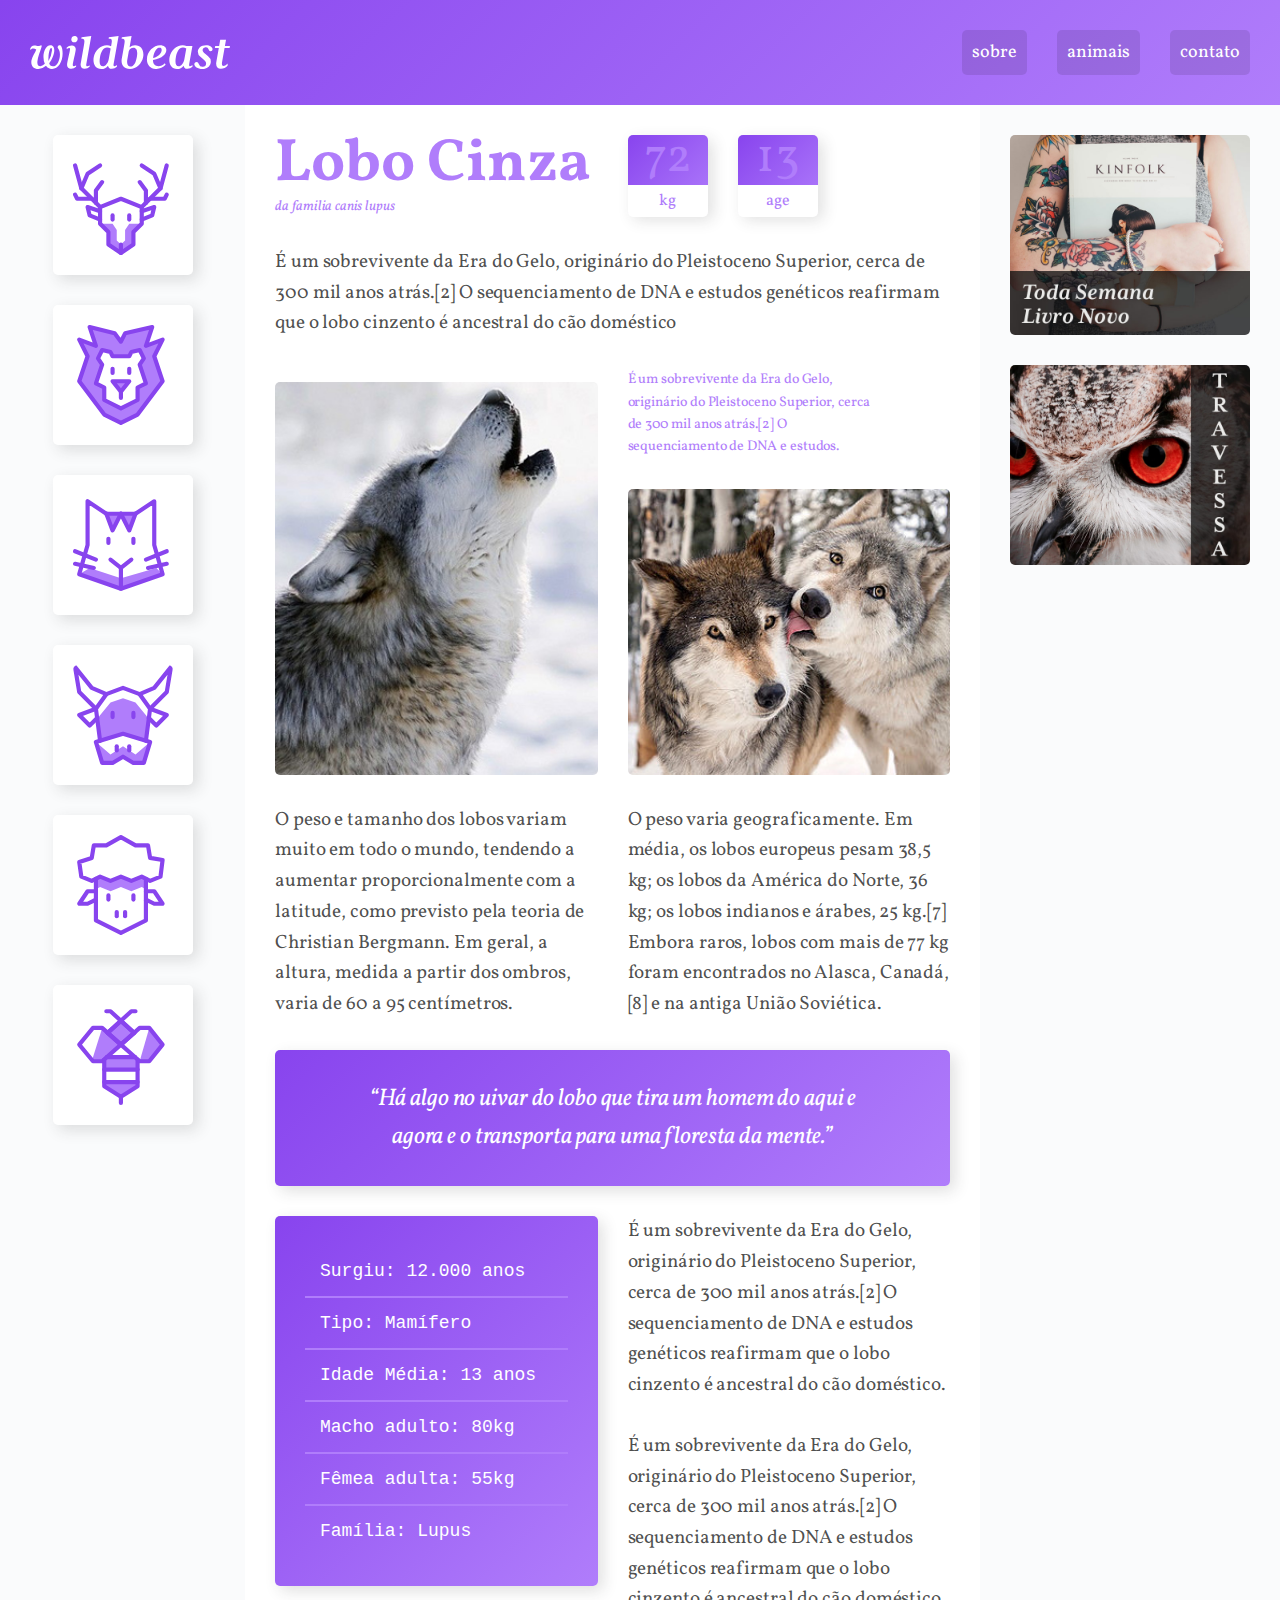
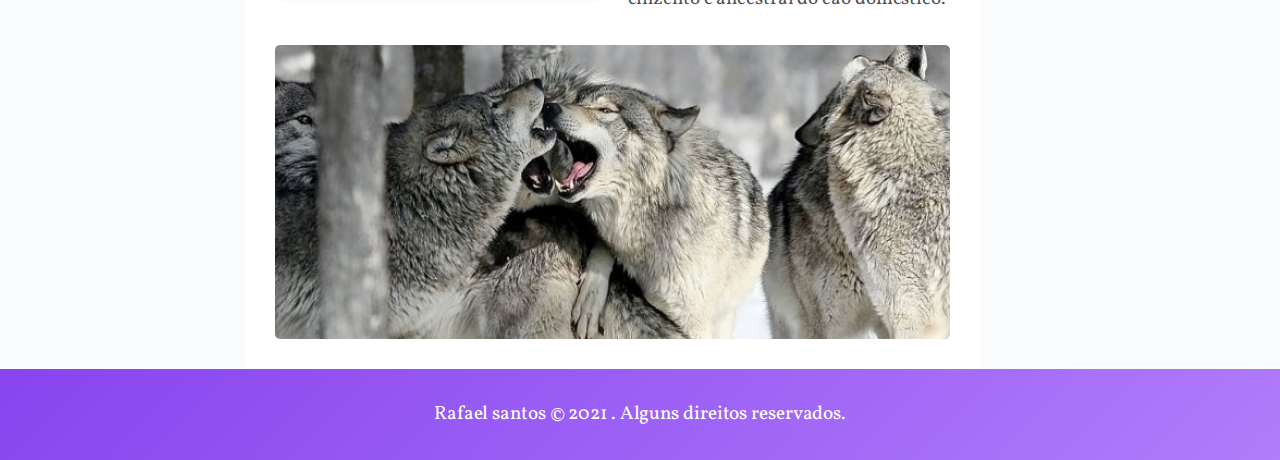
<file: Index.html>
<!DOCTYPE html>
<html lang="en">
  <head>
    <meta charset="UTF-8" />
    <meta http-equiv="X-UA-Compatible" content="IE=edge" />
    <meta name="viewport" content="width=device-width, initial-scale=1.0" />
    <link rel="preconnect" href="https://fonts.googleapis.com" />
    <link rel="preconnect" href="https://fonts.gstatic.com" crossorigin />
    <link
      href="https://fonts.googleapis.com/css2?family=Vollkorn:ital,wght@0,400;0,700;1,400&display=swap"
      rel="stylesheet"
    />
    <link rel="stylesheet" href="./style.css" />
    <title>Lobo</title>
  </head>
  <body>
    <div class="estrutura">
      <header class="header">
        <a href="#" class="logo"
          ><img src="./img/wildbeast.svg" alt="wildbeast"
        /></a>
        <nav>
          <ul>
            <li><a href="#">sobre</a></li>
            <li><a href="#">animais</a></li>
            <li><a href="#">contato</a></li>
          </ul>
        </nav>
      </header>

      <nav class="sidenav">
        <ul data-nav="navegaçao">
          <li>
            <a href="./cervo.html"
              ><img
                data-link-animais="./cervo.html"
                src="./img/icones/cervo.svg"
                alt="cervo"
            /></a>
          </li>
          <li>
            <a href="./leao.html">
              <img
                data-link-animais="./leao.html"
                src="./img/icones/leao.svg"
                alt="leão"
              />
            </a>
          </li>
          <li>
            <a href="#"><img src="./img/icones/gato.svg" alt="gato" /></a>
          </li>
          <li>
            <a href="#"><img src="./img/icones/vaca.svg" alt="vaca" /></a>
          </li>
          <li>
            <a href="#"><img src="./img/icones/ovelha.svg" alt="ovelha" /></a>
          </li>
          <li>
            <a href="#"><img src="./img/icones/abelha.svg" alt="abelha" /></a>
          </li>
        </ul>
      </nav>
      <main class="content">
        <div class="titulo">
          <h1>Lobo Cinza</h1>
          <span>da familia canis lupus</span>
        </div>
        <div class="caracteristicas">
          <div>
            <span class="numero">72</span>
            <span class="rotulo">kg</span>
          </div>
          <div>
            <span class="numero">13</span>
            <span class="rotulo">age</span>
          </div>
        </div>
        <p class="col-wide">
          É um sobrevivente da Era do Gelo, originário do Pleistoceno Superior,
          cerca de 300 mil anos atrás.[2] O sequenciamento de DNA e estudos
          genéticos reafirmam que o lobo cinzento é ancestral do cão doméstico
        </p>
        <img class="image-1" src="./img/wolf1.jpg" alt="wolf 1" />
        <p class="destaque">
          É um sobrevivente da Era do Gelo, originário do Pleistoceno Superior,
          cerca de 300 mil anos atrás.[2] O sequenciamento de DNA e estudos.
        </p>
        <img class="image-2" src="./img/wolf2.jpg" alt="wolf 2" />
        <p>
          O peso e tamanho dos lobos variam muito em todo o mundo, tendendo a
          aumentar proporcionalmente com a latitude, como previsto pela teoria
          de Christian Bergmann. Em geral, a altura, medida a partir dos ombros,
          varia de 60 a 95 centímetros.
        </p>
        <p>
          O peso varia geograficamente. Em média, os lobos europeus pesam 38,5
          kg; os lobos da América do Norte, 36 kg; os lobos indianos e árabes,
          25 kg.[7] Embora raros, lobos com mais de 77 kg foram encontrados no
          Alasca, Canadá,[8] e na antiga União Soviética.
        </p>
        <blockquote class="citacao col-wide">
          <p>
            “Há algo no uivar do lobo que tira um homem do aqui e agora e o
            transporta para uma floresta da mente.”
          </p>
        </blockquote>

        <ul class="atributos">
          <li>Surgiu: 12.000 anos</li>
          <li>Tipo: Mamífero</li>
          <li>Idade Média: 13 anos</li>
          <li>Macho adulto: 80kg</li>
          <li>Fêmea adulta: 55kg</li>
          <li>Família: Lupus</li>
        </ul>

        <div class="informacoes">
          <p>
            É um sobrevivente da Era do Gelo, originário do Pleistoceno
            Superior, cerca de 300 mil anos atrás.[2] O sequenciamento de DNA e
            estudos genéticos reafirmam que o lobo cinzento é ancestral do cão
            doméstico.
          </p>
          <p>
            É um sobrevivente da Era do Gelo, originário do Pleistoceno
            Superior, cerca de 300 mil anos atrás.[2] O sequenciamento de DNA e
            estudos genéticos reafirmam que o lobo cinzento é ancestral do cão
            doméstico.
          </p>
        </div>
        <img class="col-wide" src="./img/wolf3.jpg" alt="wolf 3" />
      </main>

      <aside class="anuncios">
        <div class="anuncios-item">
          <img src="./img/anuncio-1.jpg" alt="anuncio 1" />
        </div>
        <div class="anuncios-item">
          <img src="./img/anuncio-2.jpg" alt="anuncio 2" />
        </div>
      </aside>
      <footer class="footer">
        <p>Rafael santos © 2021 . Alguns direitos reservados.</p>
      </footer>
    </div>
  </body>
  <script type="module" src="./js/script.js"></script>
</html>
</file>
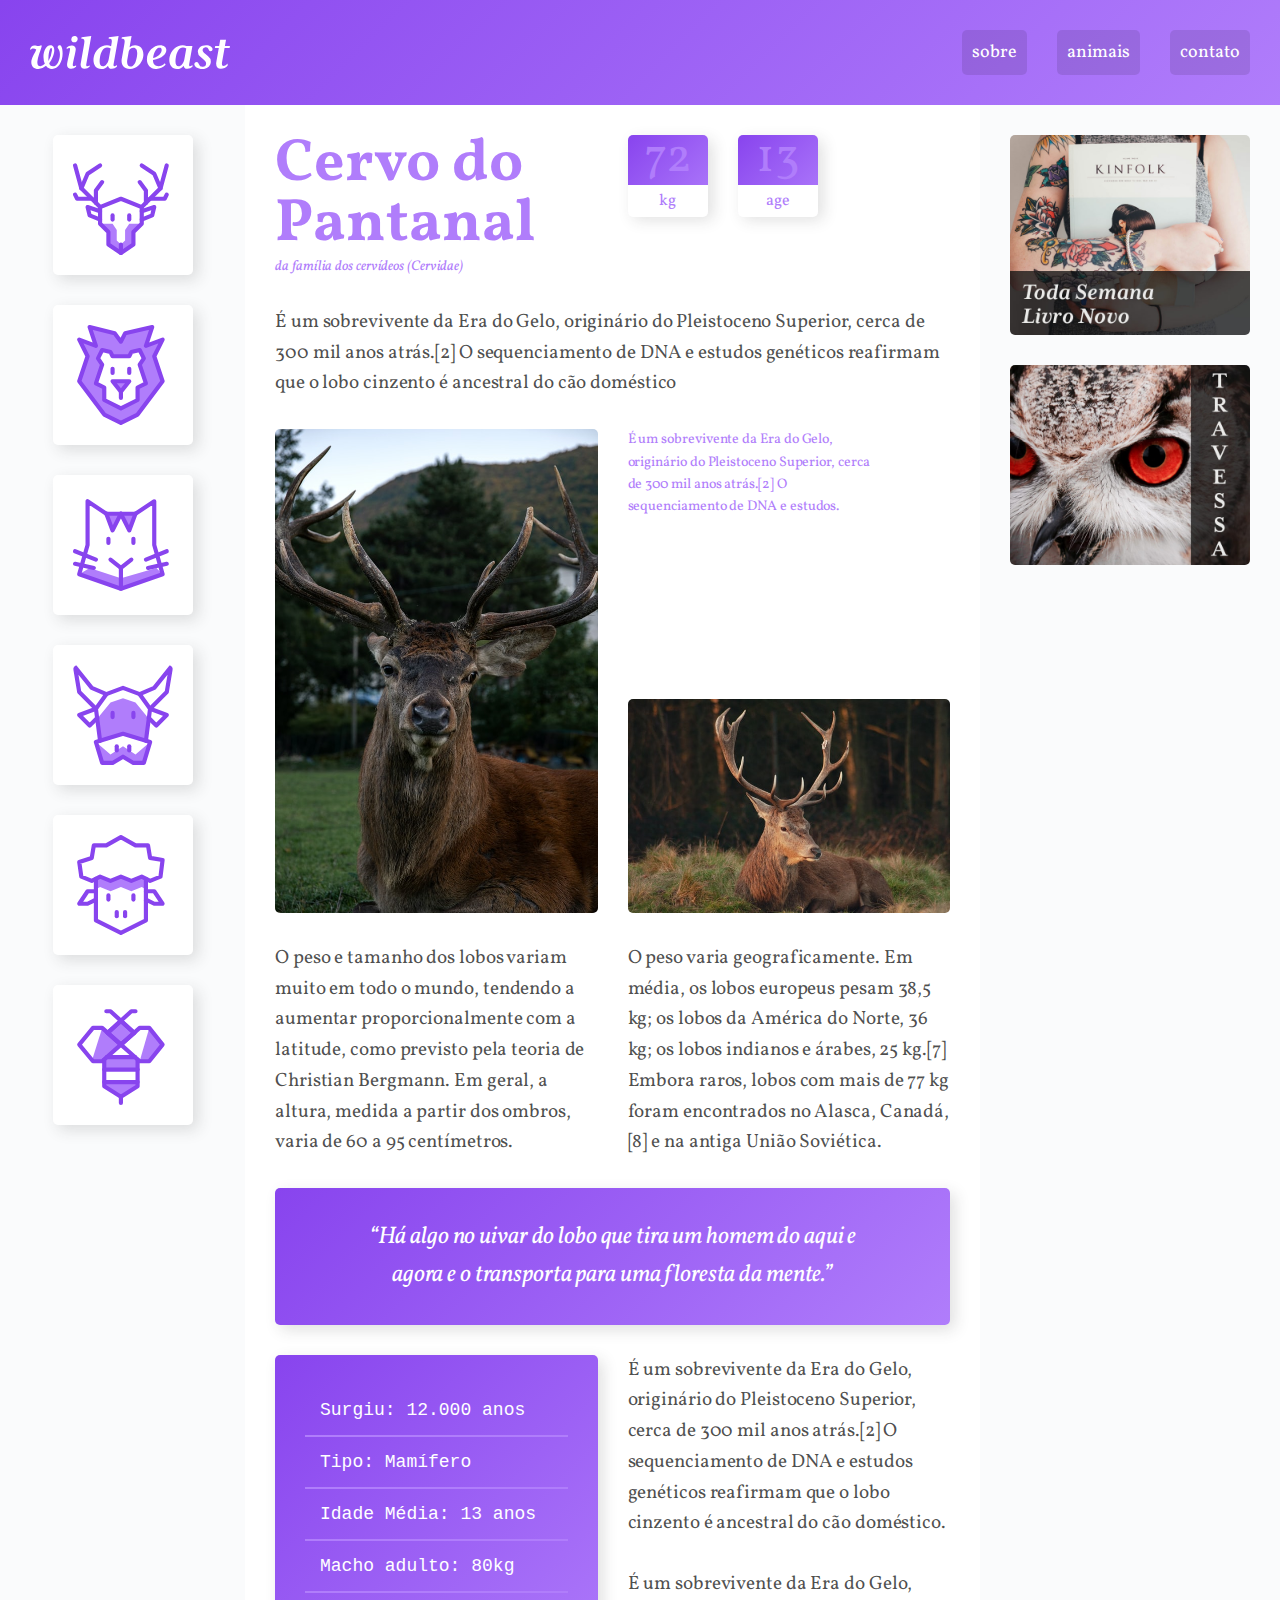
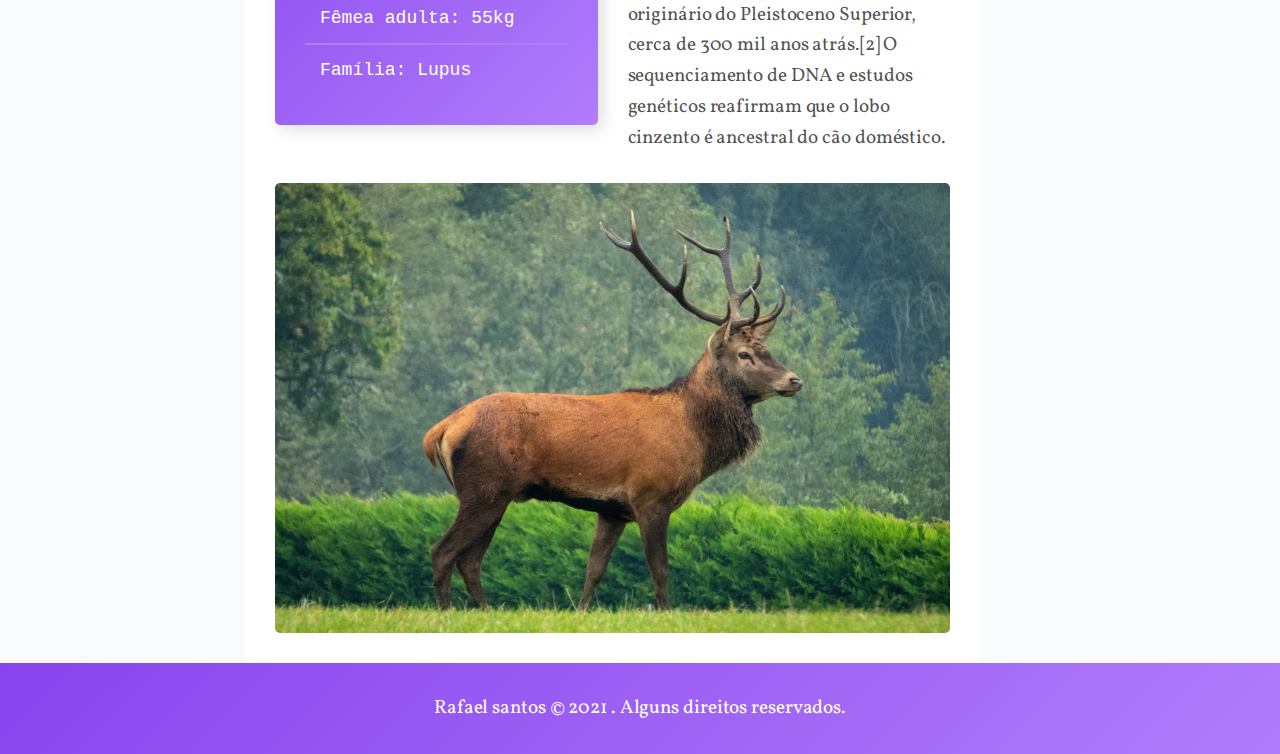
<file: cervo.html>
<!DOCTYPE html>
<html lang="pt-br">
  <head>
    <meta charset="UTF-8" />
    <meta http-equiv="X-UA-Compatible" content="IE=edge" />
    <meta name="viewport" content="width=device-width, initial-scale=1.0" />
    <link rel="preconnect" href="https://fonts.googleapis.com" />
    <link rel="preconnect" href="https://fonts.gstatic.com" crossorigin />
    <link
      href="https://fonts.googleapis.com/css2?family=Vollkorn:ital,wght@0,400;0,700;1,400&display=swap"
      rel="stylesheet"
    />
    <link rel="stylesheet" href="./style.css" />
    <title>Cervo do pantanal</title>
  </head>
  <body>
    <div class="estrutura">
      <header class="header">
        <a href="#" class="logo"
          ><img src="./img/wildbeast.svg" alt="wildbeast"
        /></a>
        <nav>
          <ul>
            <li><a href="#">sobre</a></li>
            <li><a href="#">animais</a></li>
            <li><a href="#">contato</a></li>
          </ul>
        </nav>
      </header>

      <nav class="sidenav">
        <ul>
          <li>
            <a href="./cervo.html"
              ><img
                data-link-animais="./cervo.html"
                src="./img/icones/cervo.svg"
                alt="cervo"
            /></a>
          </li>
          <li>
            <a href="./leao.html"
              ><img
                data-link-animais="./leao.html"
                src="./img/icones/leao.svg"
                alt="leao"
            /></a>
          </li>
          <li>
            <a href="#"><img src="./img/icones/gato.svg" alt="gato" /></a>
          </li>
          <li>
            <a href="#"><img src="./img/icones/vaca.svg" alt="vaca" /></a>
          </li>
          <li>
            <a href="#"><img src="./img/icones/ovelha.svg" alt="ovelha" /></a>
          </li>
          <li>
            <a href="#"><img src="./img/icones/abelha.svg" alt="abelha" /></a>
          </li>
        </ul>
      </nav>
      <main class="content">
        <div class="titulo">
          <h1>Cervo do Pantanal</h1>
          <span>da família dos cervídeos (Cervidae)</span>
        </div>
        <div class="caracteristicas">
          <div>
            <span class="numero">72</span>
            <span class="rotulo">kg</span>
          </div>
          <div>
            <span class="numero">13</span>
            <span class="rotulo">age</span>
          </div>
        </div>
        <p class="col-wide">
          É um sobrevivente da Era do Gelo, originário do Pleistoceno Superior,
          cerca de 300 mil anos atrás.[2] O sequenciamento de DNA e estudos
          genéticos reafirmam que o lobo cinzento é ancestral do cão doméstico
        </p>
        <img class="image-1" src="./img/cervo/cervo (1).jpg" alt="wolf 1" />
        <p class="destaque">
          É um sobrevivente da Era do Gelo, originário do Pleistoceno Superior,
          cerca de 300 mil anos atrás.[2] O sequenciamento de DNA e estudos.
        </p>
        <img class="image-2" src="./img/cervo/cervo (4).jpg" alt="wolf 2" />
        <p>
          O peso e tamanho dos lobos variam muito em todo o mundo, tendendo a
          aumentar proporcionalmente com a latitude, como previsto pela teoria
          de Christian Bergmann. Em geral, a altura, medida a partir dos ombros,
          varia de 60 a 95 centímetros.
        </p>
        <p>
          O peso varia geograficamente. Em média, os lobos europeus pesam 38,5
          kg; os lobos da América do Norte, 36 kg; os lobos indianos e árabes,
          25 kg.[7] Embora raros, lobos com mais de 77 kg foram encontrados no
          Alasca, Canadá,[8] e na antiga União Soviética.
        </p>
        <blockquote class="citacao col-wide">
          <p>
            “Há algo no uivar do lobo que tira um homem do aqui e agora e o
            transporta para uma floresta da mente.”
          </p>
        </blockquote>

        <ul class="atributos">
          <li>Surgiu: 12.000 anos</li>
          <li>Tipo: Mamífero</li>
          <li>Idade Média: 13 anos</li>
          <li>Macho adulto: 80kg</li>
          <li>Fêmea adulta: 55kg</li>
          <li>Família: Lupus</li>
        </ul>

        <div class="informacoes">
          <p>
            É um sobrevivente da Era do Gelo, originário do Pleistoceno
            Superior, cerca de 300 mil anos atrás.[2] O sequenciamento de DNA e
            estudos genéticos reafirmam que o lobo cinzento é ancestral do cão
            doméstico.
          </p>
          <p>
            É um sobrevivente da Era do Gelo, originário do Pleistoceno
            Superior, cerca de 300 mil anos atrás.[2] O sequenciamento de DNA e
            estudos genéticos reafirmam que o lobo cinzento é ancestral do cão
            doméstico.
          </p>
        </div>
        <img class="col-wide" src="./img/cervo/cervo (3).jpg" alt="wolf 3" />
      </main>

      <aside class="anuncios">
        <div class="anuncios-item">
          <img src="./img/anuncio-1.jpg" alt="anuncio 1" />
        </div>
        <div class="anuncios-item">
          <img src="./img/anuncio-2.jpg" alt="anuncio 2" />
        </div>
      </aside>
      <footer class="footer">
        <p>Rafael santos © 2021 . Alguns direitos reservados.</p>
      </footer>
    </div>
  </body>
  <script type="module" src="./js/script.js"></script>
</html>
</file>
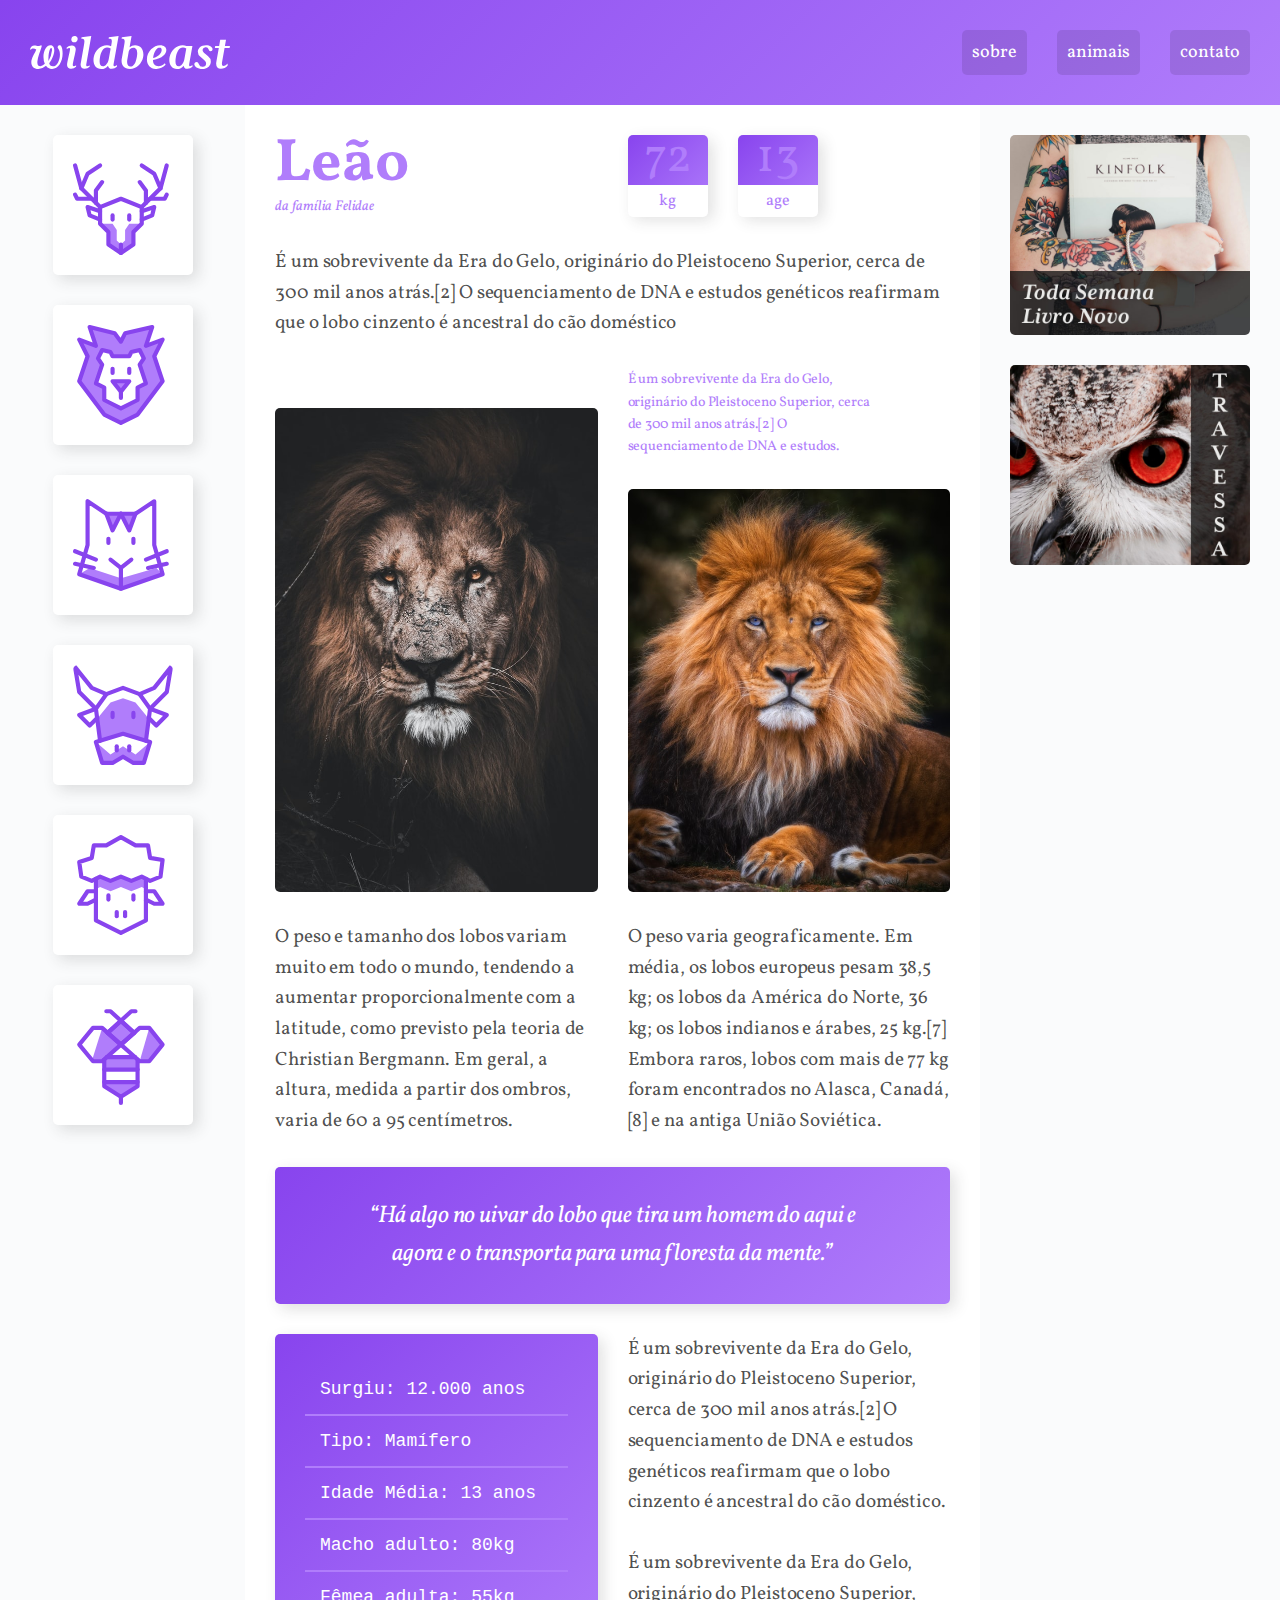
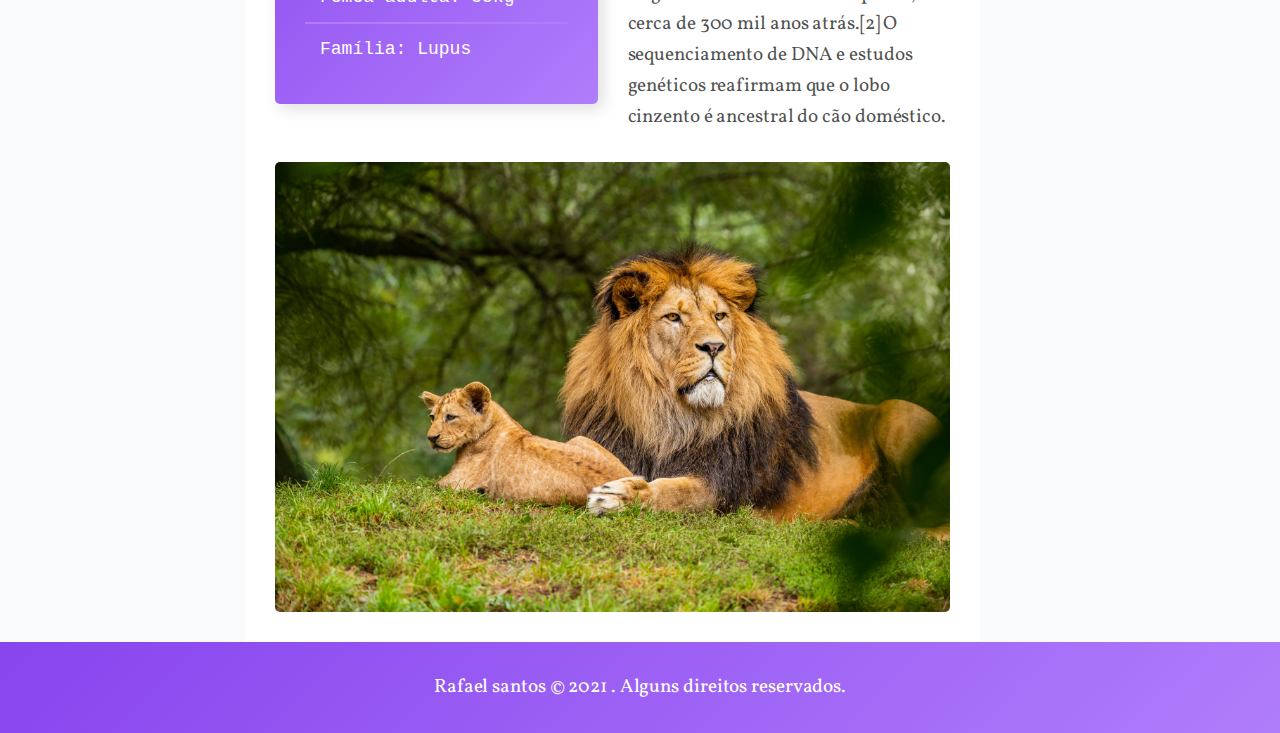
<file: leao.html>
<!DOCTYPE html>
<html lang="pt-br">
  <head>
    <meta charset="UTF-8" />
    <meta http-equiv="X-UA-Compatible" content="IE=edge" />
    <meta name="viewport" content="width=device-width, initial-scale=1.0" />
    <link rel="preconnect" href="https://fonts.googleapis.com" />
    <link rel="preconnect" href="https://fonts.gstatic.com" crossorigin />
    <link
      href="https://fonts.googleapis.com/css2?family=Vollkorn:ital,wght@0,400;0,700;1,400&display=swap"
      rel="stylesheet"
    />
    <link rel="stylesheet" href="./style.css" />
    <title>Leão</title>
  </head>
  <body>
    <div class="estrutura">
      <header class="header">
        <a href="#" class="logo"
          ><img src="./img/wildbeast.svg" alt="wildbeast"
        /></a>
        <nav>
          <ul>
            <li><a href="#">sobre</a></li>
            <li><a href="#">animais</a></li>
            <li><a href="#">contato</a></li>
          </ul>
        </nav>
      </header>

      <nav class="sidenav">
        <ul>
          <li>
            <a href="./cervo.html"
              ><img
                data-link-animais="./cervo.html"
                src="./img/icones/cervo.svg"
                alt="cervo"
            /></a>
          </li>
          <li>
            <a href="./leao.html"
              ><img
                data-link-animais="./leao.html"
                src="./img/icones/leao.svg"
                alt="leao"
            /></a>
          </li>
          <li>
            <a href="#"><img src="./img/icones/gato.svg" alt="gato" /></a>
          </li>
          <li>
            <a href="#"><img src="./img/icones/vaca.svg" alt="vaca" /></a>
          </li>
          <li>
            <a href="#"><img src="./img/icones/ovelha.svg" alt="ovelha" /></a>
          </li>
          <li>
            <a href="#"><img src="./img/icones/abelha.svg" alt="abelha" /></a>
          </li>
        </ul>
      </nav>
      <main class="content">
        <div class="titulo">
          <h1>Leão</h1>
          <span>da família Felidae</span>
        </div>
        <div class="caracteristicas">
          <div>
            <span class="numero">72</span>
            <span class="rotulo">kg</span>
          </div>
          <div>
            <span class="numero">13</span>
            <span class="rotulo">age</span>
          </div>
        </div>
        <p class="col-wide">
          É um sobrevivente da Era do Gelo, originário do Pleistoceno Superior,
          cerca de 300 mil anos atrás.[2] O sequenciamento de DNA e estudos
          genéticos reafirmam que o lobo cinzento é ancestral do cão doméstico
        </p>
        <img class="image-1" src="./img/leao/leao (1).jpg" alt="wolf 1" />
        <p class="destaque">
          É um sobrevivente da Era do Gelo, originário do Pleistoceno Superior,
          cerca de 300 mil anos atrás.[2] O sequenciamento de DNA e estudos.
        </p>
        <img class="image-2" src="./img/leao/leao (2).jpg" alt="wolf 2" />
        <p>
          O peso e tamanho dos lobos variam muito em todo o mundo, tendendo a
          aumentar proporcionalmente com a latitude, como previsto pela teoria
          de Christian Bergmann. Em geral, a altura, medida a partir dos ombros,
          varia de 60 a 95 centímetros.
        </p>
        <p>
          O peso varia geograficamente. Em média, os lobos europeus pesam 38,5
          kg; os lobos da América do Norte, 36 kg; os lobos indianos e árabes,
          25 kg.[7] Embora raros, lobos com mais de 77 kg foram encontrados no
          Alasca, Canadá,[8] e na antiga União Soviética.
        </p>
        <blockquote class="citacao col-wide">
          <p>
            “Há algo no uivar do lobo que tira um homem do aqui e agora e o
            transporta para uma floresta da mente.”
          </p>
        </blockquote>

        <ul class="atributos">
          <li>Surgiu: 12.000 anos</li>
          <li>Tipo: Mamífero</li>
          <li>Idade Média: 13 anos</li>
          <li>Macho adulto: 80kg</li>
          <li>Fêmea adulta: 55kg</li>
          <li>Família: Lupus</li>
        </ul>

        <div class="informacoes">
          <p>
            É um sobrevivente da Era do Gelo, originário do Pleistoceno
            Superior, cerca de 300 mil anos atrás.[2] O sequenciamento de DNA e
            estudos genéticos reafirmam que o lobo cinzento é ancestral do cão
            doméstico.
          </p>
          <p>
            É um sobrevivente da Era do Gelo, originário do Pleistoceno
            Superior, cerca de 300 mil anos atrás.[2] O sequenciamento de DNA e
            estudos genéticos reafirmam que o lobo cinzento é ancestral do cão
            doméstico.
          </p>
        </div>
        <img class="col-wide" src="./img/leao/leao (3).jpg" alt="wolf 3" />
      </main>

      <aside class="anuncios">
        <div class="anuncios-item">
          <img src="./img/anuncio-1.jpg" alt="anuncio 1" />
        </div>
        <div class="anuncios-item">
          <img src="./img/anuncio-2.jpg" alt="anuncio 2" />
        </div>
      </aside>
      <footer class="footer">
        <p>Rafael santos © 2021 . Alguns direitos reservados.</p>
      </footer>
    </div>
  </body>
  <script type="module" src="./js/script.js"></script>
</html>
</file>
<file: style.css>
* {
  padding: 0;
  margin: 0;
  list-style: none;
  text-decoration: none;
}

body {
  font-family: 'Vollkorn', Georgia, serif;
}

img {
  max-width: 100%;
  width: 100%;
  display: block;
  border-radius: 5px;
}
/* Grid geral */

.estrutura {
  display: grid;
  grid-template-columns: minmax(160px, 1fr) 3fr 300px;
  grid-template-areas:
    'header header header'
    'sidenav content anuncios'
    'footer footer footer';
}

@media (max-width: 1200px) {
  .estrutura {
    grid-template-areas:
      'header header header'
      'sidenav content content'
      'sidenav anuncios anuncios'
      'footer footer footer ';
  }
}

@media (max-width: 760px) {
  .estrutura {
    grid-template-columns: 100%;
    grid-template-areas:
      'header'
      'sidenav'
      'content'
      'anuncios'
      'footer';
  }
}

/* HEADER */

.header {
  grid-area: header;
  background: linear-gradient(135deg, #8844ee, #b07dfb);
  padding: 30px;
  display: grid;
  grid-template-columns: 1fr auto;
  align-items: center;
}

.header nav ul {
  display: flex;
  flex-wrap: wrap;
}

.header nav a {
  display: block;
  padding: 10px;
  color: white;
  font-size: 1.125em;
  background-color: rgb(0, 0, 0, 0.1);
  border-radius: 5px;
  transition: 0.1s;
}
.header nav a:hover {
  background-color: rgb(0, 0, 0, 0.5);
  transition: 0.1s;
}

.header li + li {
  margin-left: 30px;
}
@media (max-width: 760px) {
  .header {
    grid-template-columns: auto;
  }
  .logo {
    margin-bottom: 20px;
  }
  .header nav a {
    font-size: 1em;
  }

  .header li + li {
    margin-left: 10px;
  }
}

.logo {
  max-width: 200px;
}

/* SIDENAV */

.sidenav {
  grid-area: sidenav;
  background-color: #fafbfc;
  padding: 30px;
}

.sidenav li a {
  display: block;
  min-width: 60px;
  max-width: 100px;
  margin: 0 auto 30px auto;
  background-color: white;

  padding: 20px;
  border-radius: 5px;
  box-shadow: 5px 5px 15px 0px rgb(44, 44, 44, 0.15);
  transition: 0.1s ease-in-out;
}

.sidenav li a:hover {
  background: #b07dfb;
}

.sidenav li a.active {
  background: #b07dfb;
}

@media (max-width: 760px) {
  .sidenav {
    overflow-x: auto;
    -webkit-overflow-scrolling: touch;
    -ms-overflow-style: -ms-autohiding-scrollbar;
    position: relative;
  }

  .sidenav::after {
    content: '→';
    position: absolute;
    top: 5px;
    right: 30px;
    color: rgb(0, 0, 0, 0.3);
    animation: seta 0.5s ease-in 0s infinite alternate;
  }
  .sidenav ul {
    display: flex;
  }
  .sidenav li {
    flex: 1 0 60px;
  }

  .sidenav {
    padding: 0 30px;
  }

  .sidenav li a {
    margin: 30px 30px 30px 0;
  }
}

@keyframes seta {
  from {
    right: 30px;
  }
  to {
    right: 20px;
  }
}

/* CONTENT */

.content {
  grid-area: content;
  max-width: 900px;
  margin: 0 auto;
  padding: 30px;
  display: grid;
  grid-template-columns: 1fr 1fr;
  gap: 30px;
}

.titulo,
.caracteristicas,
.content p,
.content img,
.destaque,
.citacao,
.informacoes {
  animation: entrar 0.3s forwards;
}

@keyframes entrar {
  from {
    opacity: 0;
    transform: translate3d(-20px, 0, 0);
  }
  to {
    opacity: 1;
    transform: translate3d(0, 0, 0);
  }
}
.col-wide {
  grid-column: 1 / -1;
}

.image-1 {
  grid-row: span 2;
  align-self: flex-end;
}

.image-2 {
  align-self: end;
}

@media (max-width: 600px) {
  .content {
    grid-template-columns: auto;
  }
}

/* 
ESTILOS CONTENT */

p {
  font-size: 1.2em;
  line-height: 1.6;
  letter-spacing: -0.005em;
  color: rgb(0, 0, 0, 0.7);
}

.informacoes p + p {
  margin-top: 30px;
}

.titulo {
  color: #b07dfb;
}

.titulo h1 {
  font-size: 3.75em;
  line-height: 1;
  font-weight: 700;
}

.titulo span {
  font-size: 0.875em;
  font-style: italic;
}

/* CARACTERISTICAS */

.caracteristicas {
  display: flex;
  align-items: flex-start;
}

.caracteristicas > div {
  width: 80px;
  text-align: center;
  background: linear-gradient(135deg, #8844ee, #b07dfb);
  border-radius: 5px;
  box-shadow: 5px 5px 15px 0px rgb(44, 44, 44, 0.15);
  position: relative;
}

.caracteristicas > div:first-child {
  margin-right: 30px;
}

.caracteristicas span {
  display: block;
  color: #b07dfb;
}

.numero {
  color: #b07dfb;
  font-size: 3em;
  line-height: 1;
  margin-top: 10px auto;
}
.rotulo {
  position: relative;
  background: white;
  border-radius: 0 0 5px 5px;
  padding: 5px 0;
  top: 2px;
}

.destaque {
  font-size: 0.875em;
  color: #b07dfb;
  max-width: 16rem;
}

/* ANUNCIOS */

.anuncios {
  grid-area: anuncios;
  background-color: #fafbfc;
  display: grid;
  align-content: start;
  padding: 30px;
  gap: 30px;
  grid-template-columns: repeat(auto-fit, minmax(150px, 1fr));
}

.citacao,
.atributos {
  align-self: start;
  padding: 30px;
  border-radius: 5px;
  box-shadow: 5px 5px 15px 0px rgb(44, 44, 44, 0.15);
  background: linear-gradient(135deg, #8844ee, #b07dfb);
}

.citacao p {
  font-size: 1.5em;
  font-style: italic;
  text-align: center;
  max-width: 500px;
  margin: 0 auto;
  color: white;
}

.atributos li {
  color: white;
  font-family: Courier, monospace;
  font-size: 1.125em;
  padding: 15px;
}

.atributos li + li {
  border-top: 2px solid #b07dfb;
}

/* FOOTER */

.footer {
  grid-area: footer;
  background: linear-gradient(135deg, #8844ee, #b07dfb);
}
.footer p {
  color: white;
  text-align: center;
  padding: 30px;
}
</file>
